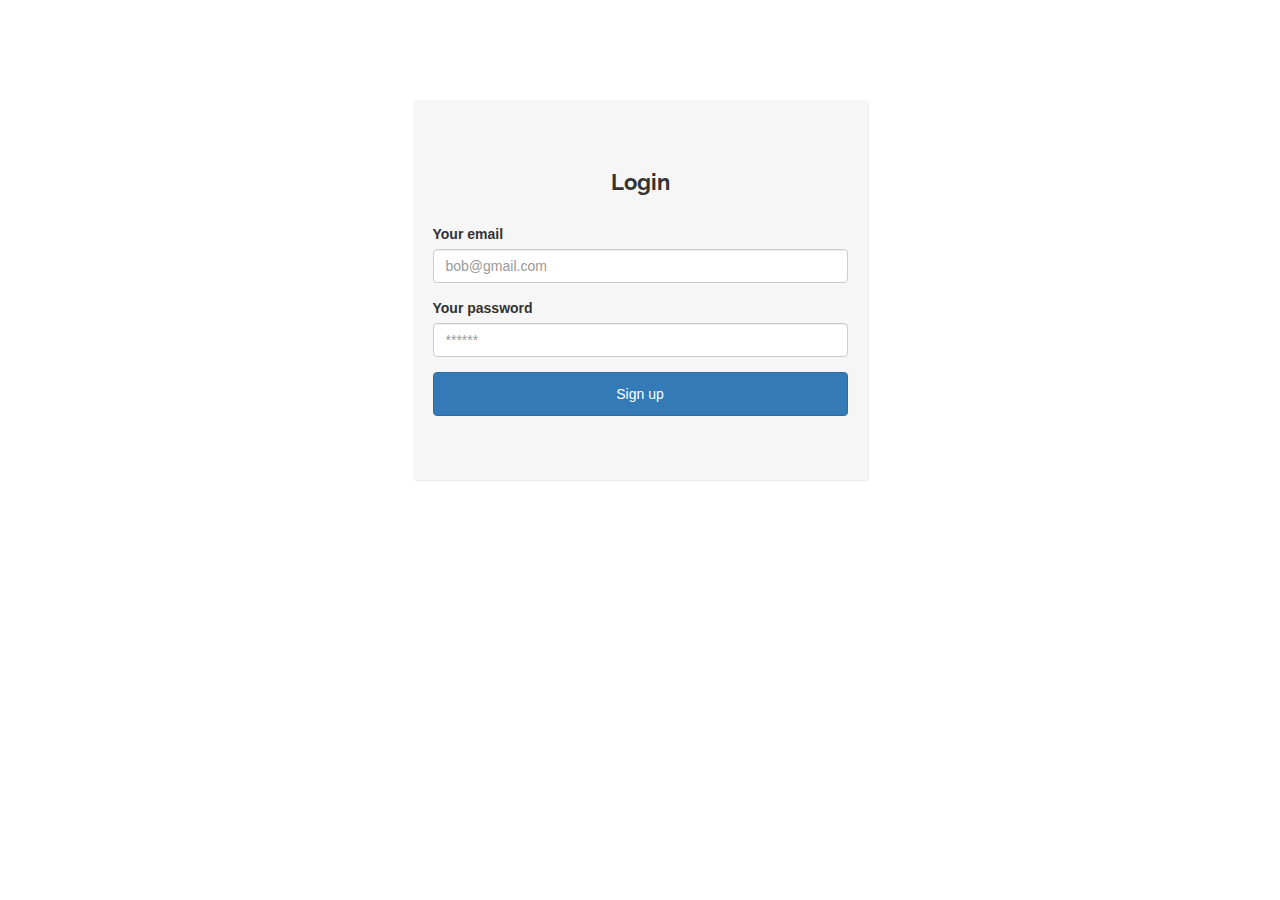
<file: login/index.html>
<html>
  <head>
    <meta charset="utf-8">
    <title>Airbnb home</title>
    <link rel="stylesheet" href="http://fonts.googleapis.com/css?family=Open+Sans:400,300,700|Raleway:300,400,500,700">
    <link rel="stylesheet" href="https://maxcdn.bootstrapcdn.com/bootstrap/3.2.0/css/bootstrap.min.css">
    <link rel="stylesheet" href="https://maxcdn.bootstrapcdn.com/font-awesome/4.3.0/css/font-awesome.min.css">
    <link rel="stylesheet" href="css/style.css">

    <!-- HTML5 Shim and Respond.js IE8 support of HTML5 elements and media queries -->
    <!-- Leave those next 4 lines if you care about users using IE8 -->
    <!--[if lt IE 9]>
      <script src="https://oss.maxcdn.com/html5shiv/3.7.2/html5shiv.min.js"></script>
      <script src="https://oss.maxcdn.com/respond/1.4.2/respond.min.js"></script>
    <![endif]-->
  </head>
  <body>
    <div class="container">
      <div class="row">
        <div class="col-xs-12 col-sm-6 col-sm-offset-3">
          <div class="form-login">
            <h1 class="text-center">Login</h1>
            <form action="#" class="form">
              <div class="form-group">
                <label for="your-email" class="text-center">Your email</label>
                <input type="email" id="your-email" placeholder="bob@gmail.com" class="form-control">
              </div>
              <div class="form-group">
                <label for="password">Your password</label>
                <input type="password" id="password" placeholder="******" class="form-control">
              </div>
              <input type="submit" value="Sign up" class="btn btn-primary">
            </form>
          </div>
        </div>
      </div>
    </div>

  </body>
</html>
</file>
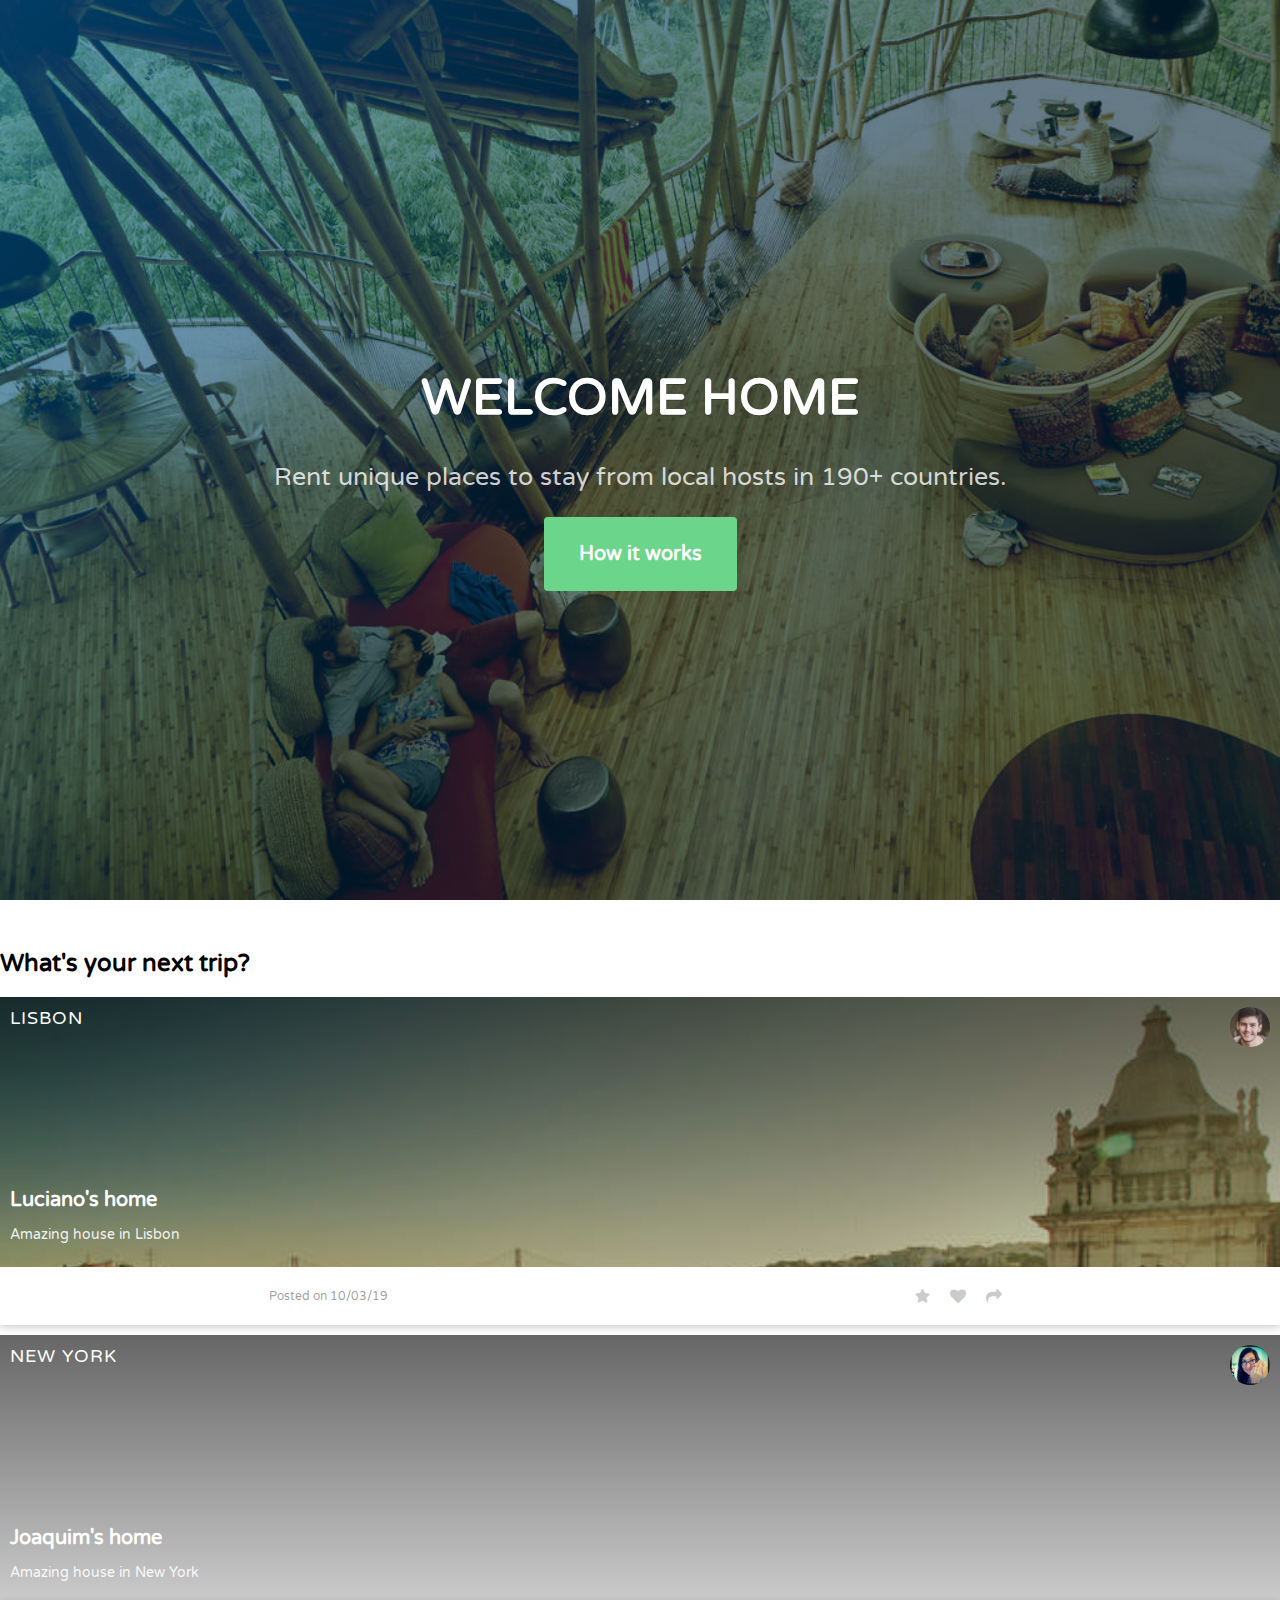
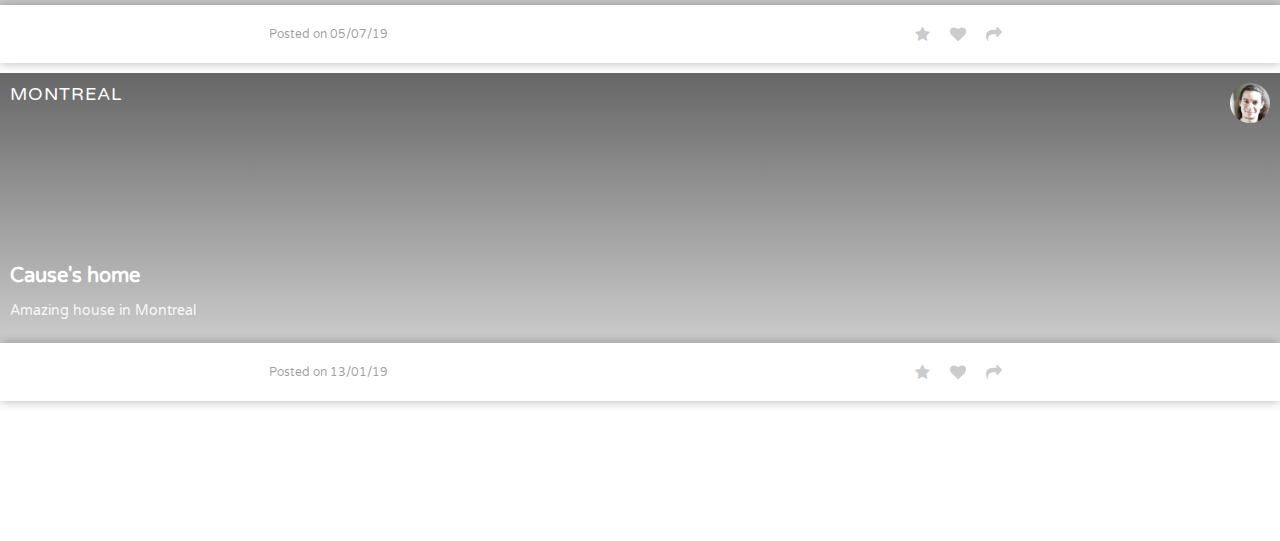
<file: css-components/airbnb_home/index.html>
<html>
  <head>
    <meta charset="utf-8">
    <meta http-equiv="X-UA-Compatible" content="IE=edge">
    <meta name="viewport" content="width=device-width, initial-scale=1">
    <link rel="stylesheet" href="https://s3.amazonaws.com/codecademy-content/courses/ltp/css/bootstrap.css">

    <title>Airbnb home</title>
    <link rel="stylesheet" href="http://fonts.googleapis.com/css?family=Open+Sans:400,300,700|Raleway:300,400,500,700">
    <link href="http://maxcdn.bootstrapcdn.com/font-awesome/4.2.0/css/font-awesome.min.css" rel="stylesheet">
    <link rel="stylesheet" href="css/style.css">
  </head>
  <body>

    <div class="banner" style="background-image: linear-gradient(-225deg, rgba(0,101,168,0.6) 0%, rgba(0,36,61,0.6) 50%), url('images/background.jpg');">
      <div class="banner-content">
        <h1>WELCOME HOME</h1>
        <p>Rent unique places to stay from local hosts in 190+ countries.</p>
        <a href="" class="btn-green">How it works</a>
      </div>
    </div>

    <div class="container-wrapper padded">
      <div class="container">
        <h2 class="text-center">What's your next trip?</h2>

        <div class="cards">
          <div class="col-xs-12 col-sm-4">
            <div class="card">
              <div class="card-body" style="background-image: linear-gradient(rgba(0,0,0,0.6), rgba(0,0,0,0.2)), url('images/card-background.jpeg');">
                <img src="images/lu.jpg" alt="" class="card-user avatar avatar-large img-responsive">
                <span class="card-category">lisbon</span>
                <a href="#" class="card-link"></a>
                <div class="card-description">
                  <h2>Luciano's home</h2>
                  <p>Amazing house in Lisbon</p>
                </div>
              </div>
              <div class="card-footer">
                <p>Posted on 10/03/19</p>
                <div class="controls">
                  <a href="#"><i class="fa fa-star"></i></a>
                  <a href="#"><i class="fa fa-heart"></i></a>
                  <a href="#"><i class="fa fa-share"></i></a>
                </div>
              </div>
            </div>
          </div>

          <div class="col-xs-12 col-sm-4">
            <div class="card">
              <div class="card-body" style="background-image: linear-gradient(rgba(0,0,0,0.6), rgba(0,0,0,0.2)), url('https://source.unsplash.com/category/buildings/?newyork');">
                <img src="images/cecile.png" alt="" class="card-user avatar avatar-large img-responsive">
                <span class="card-category">New York</span>
                <a href="#" class="card-link"></a>
                <div class="card-description">
                  <h2>Joaquim's home</h2>
                  <p>Amazing house in New York</p>
                </div>
              </div>
              <div class="card-footer">
                <p>Posted on 05/07/19</p>
                <div class="controls">
                  <a href="#"><i class="fa fa-star"></i></a>
                  <a href="#"><i class="fa fa-heart"></i></a>
                  <a href="#"><i class="fa fa-share"></i></a>
                </div>
              </div>
            </div>
          </div>

          <div class="col-xs-12 col-sm-4">
            <div class="card">
              <div class="card-body" style="background-image: linear-gradient(rgba(0,0,0,0.6), rgba(0,0,0,0.2)), url('https://source.unsplash.com/category/buildings/?montreal);">
                <img src="images/gab.png" alt="" class="card-user avatar avatar-large img-responsive">
                <span class="card-category">montreal</span>
                <a href="#" class="card-link"></a>
                <div class="card-description">
                  <h2>Cause's home</h2>
                  <p>Amazing house in Montreal</p>
                </div>
              </div>
              <div class="card-footer">
                <p>Posted on 13/01/19</p>
                <div class="controls">
                  <a href="#"><i class="fa fa-star"></i></a>
                  <a href="#"><i class="fa fa-heart"></i></a>
                  <a href="#"><i class="fa fa-share"></i></a>
                </div>
              </div>
            </div>
          </div>
        </div>
      </div>
    </div>

  </body>
</html>
</file>
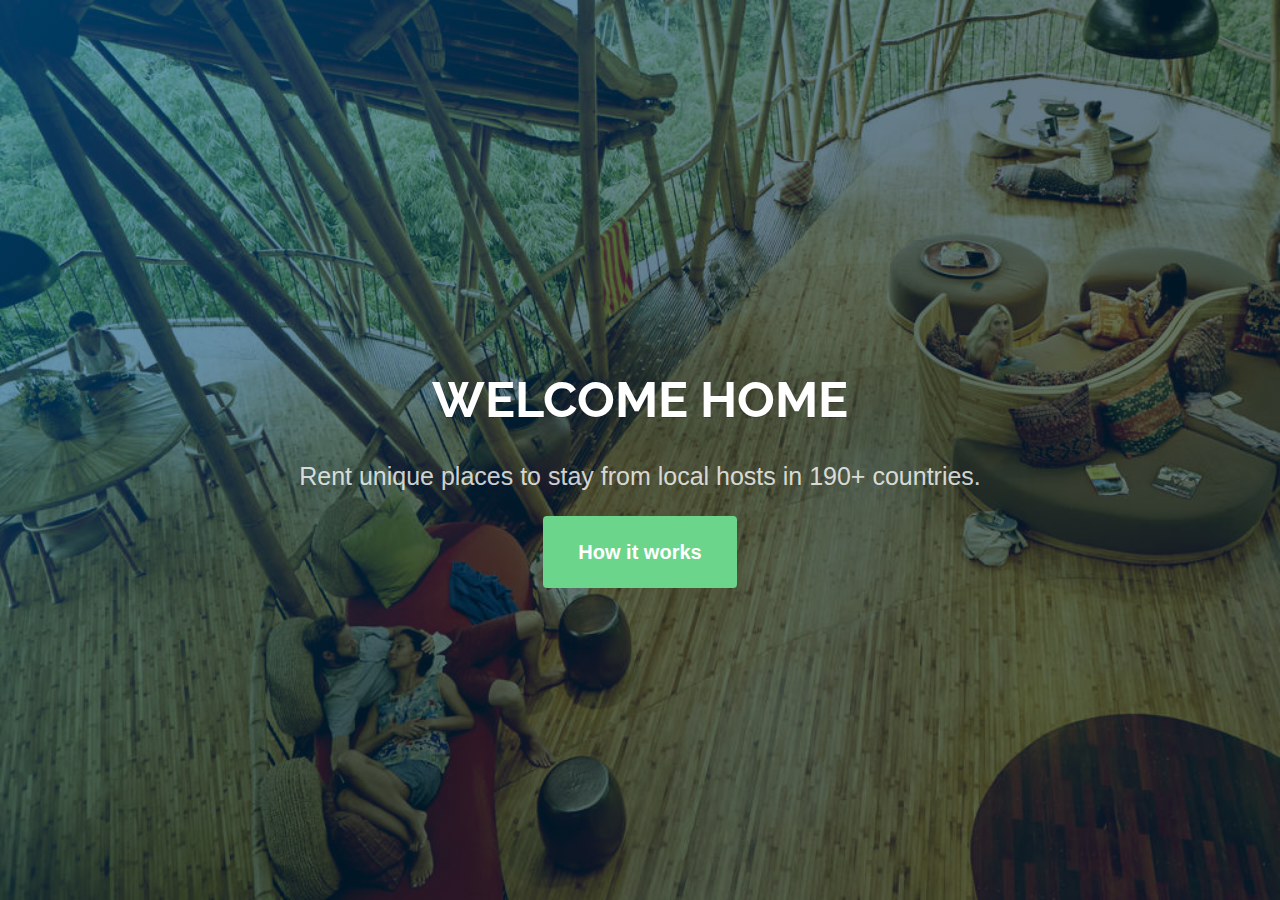
<file: css-components/banner/index.html>
<html>
  <head>
    <meta charset="utf-8">
    <title>Product page</title>
    <link rel="stylesheet" href="http://fonts.googleapis.com/css?family=Open+Sans:400,300,700|Raleway:300,400,500,700">
    <link href="http://maxcdn.bootstrapcdn.com/font-awesome/4.2.0/css/font-awesome.min.css" rel="stylesheet">
    <link rel="stylesheet" href="css/style.css">
  </head>
  <body>

    <div class="banner" style="background-image: linear-gradient(-225deg, rgba(0,101,168,0.6) 0%, rgba(0,36,61,0.6) 50%), url('images/background.jpg');">
      <div class="banner-content">
        <h1>WELCOME HOME</h1>
        <p>Rent unique places to stay from local hosts in 190+ countries.</p>
        <a href="" class="btn-green">How it works</a>
      </div>
    </div>
  </body>
</html>
</file>
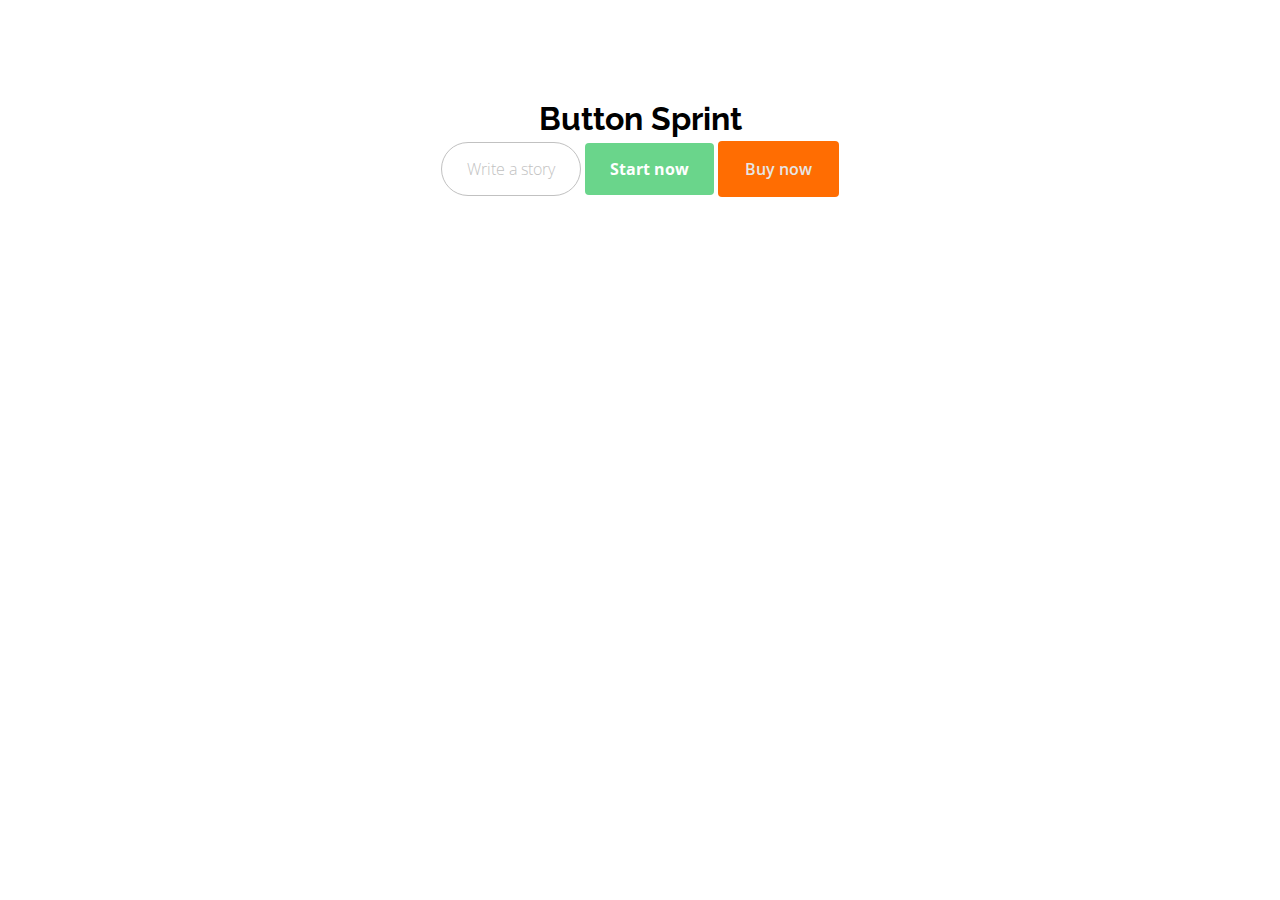
<file: css-components/buttons/index.html>
<html>
  <head>
    <meta charset="utf-8">
    <title>Button Sprint</title>
    <link rel="stylesheet" href="http://fonts.googleapis.com/css?family=Open+Sans:400,300,700|Raleway:300,400,500,700">
    <link rel="stylesheet" href="css/style.css">
  </head>
  <body>
    <div class="text-center">
      <h1>Button Sprint</h1>
      <a href="#" class="btn-medium">Write a story</a>
      <a href="#" class="btn-treehouse">Start now</a>
      <a href="#" class="btn-yours">Buy now</a>
    </div>
  </body>
</file>
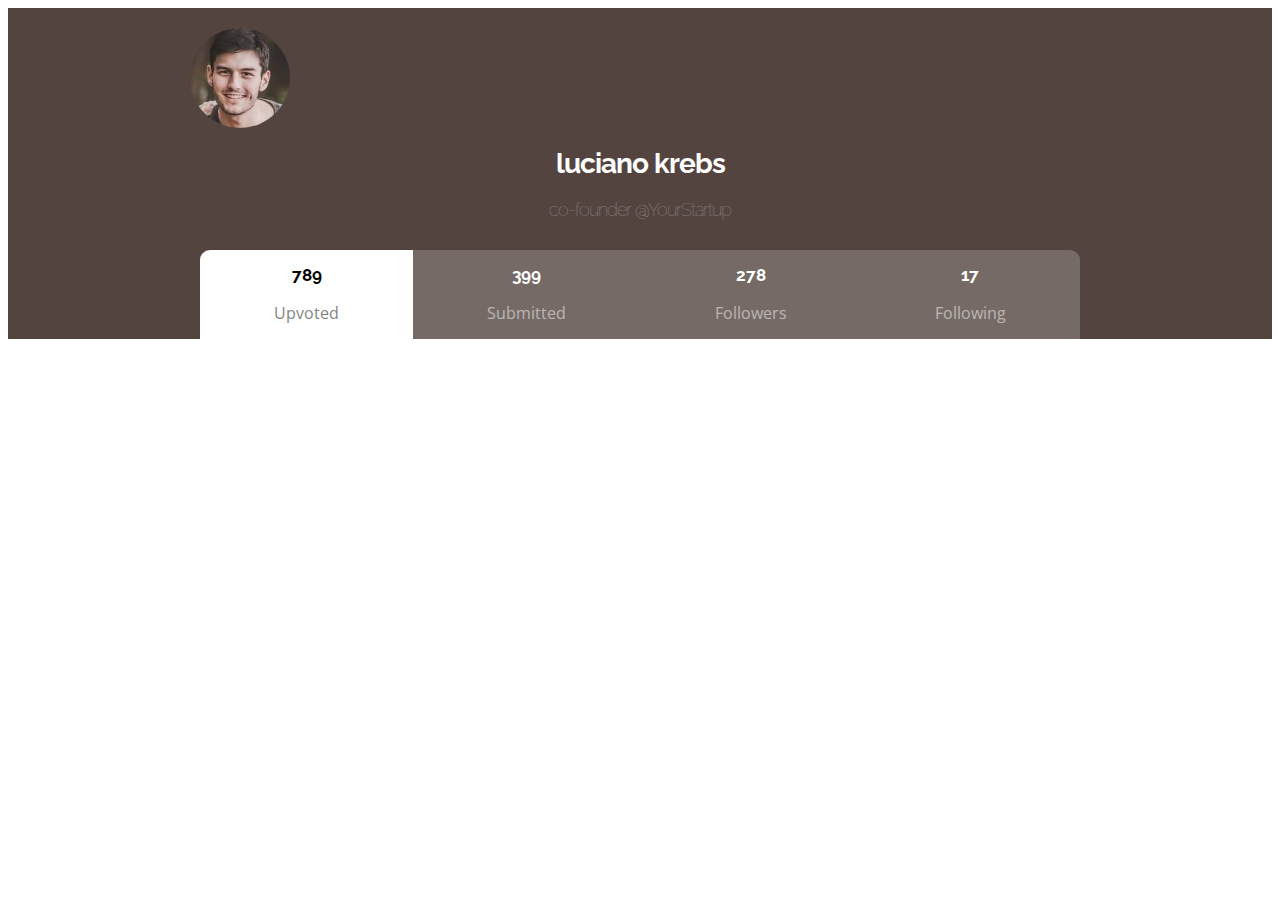
<file: css-components/profile_header/index.html>
<html>
  <head>
    <meta charset="utf-8">
    <title>Product page</title>
    <link href="http://maxcdn.bootstrapcdn.com/font-awesome/4.2.0/css/font-awesome.min.css" rel="stylesheet">
    <link rel="stylesheet" href="css/style.css">
    <link rel="stylesheet" href="https://s3.amazonaws.com/codecademy-content/courses/ltp/css/bootstrap.css">
  </head>
  <body>

    <div class="profile-header-wrapper">
      <div class="container profile-header-container">
        <div class="profile-header-infos">
          <img src="images/lu.jpg" alt="" class="img-responsive">
          <h1>luciano krebs</h1>
          <h2>co-founder @YourStartup</h2>
        </div>

        <div class="tabs">
          <a href="#" class="tab active">
            <h3>789</h3>
            <p>Upvoted</p>
          </a>
          <a href="#" class="tab">
            <h3>399</h3>
            <p>Submitted</p>
          </a>
          <a href="#" class="tab">
            <h3>278</h3>
            <p>Followers</p>
          </a>
          <a href="#" class="tab">
            <h3>17</h3>
            <p>Following</p>
          </a>
        </div>
      </div>
    </div>
  </body>
</html>
</file>
<file: login/css/style.css>
@import url("components/form.css");

body {
  font-family: Open-sans, sans-serif;
  margin-top: 50px;
}
h1 {
  font-family: Raleway, Helvetica, sans-serif;
}
</file>
<file: css-components/airbnb_home/css/style.css>
@import url("components/banner.css");
@import url("components/button.css");
@import url("components/avatar.css");
@import url("components/card.css");

/* fonts */
@import url('https://fonts.googleapis.com/css?family=Varela+Round');

body {
  margin: 0;
  margin-bottom: 100px;
  font-family: 'Varela Round', sans-serif;
}
h2 {
  display: block;
  margin: 0.8em auto;
  font-weight: bold;
}
.padded {
  padding: 30px 0px;
}
</file>
<file: css-components/banner/css/style.css>
@import url("components/button.css");
@import url("components/banner.css");

body {
  margin: 0;
  font-family: Open-sans, sans-serif;
}
h1, h2, h3 {
  font-family: Raleway, Helvetica, sans-serif;
}
.text-center {
  text-align: center;
}
</file>
<file: css-components/buttons/css/style.css>
/* Importing all components file */
@import url("components/buttons.css");

body {
  margin: 100px;
  font-family: 'Open Sans', sans-serif;
}
h1, h2, h3 {
  font-family: Raleway, Helvetica, sans-serif;
}
a {
  text-decoration: none;
}
.text-center {
  text-align: center;
}
</file>
<file: css-components/profile_header/css/style.css>
@import url("components/avatar.css");
@import url("components/tabs.css");
@import url("components/profile_header.css");

.container {
  max-width: 900px;
  margin: 0 auto;
}
a {
  text-decoration: none;
}
a:hover {
  text-decoration: none;
}
</file>
